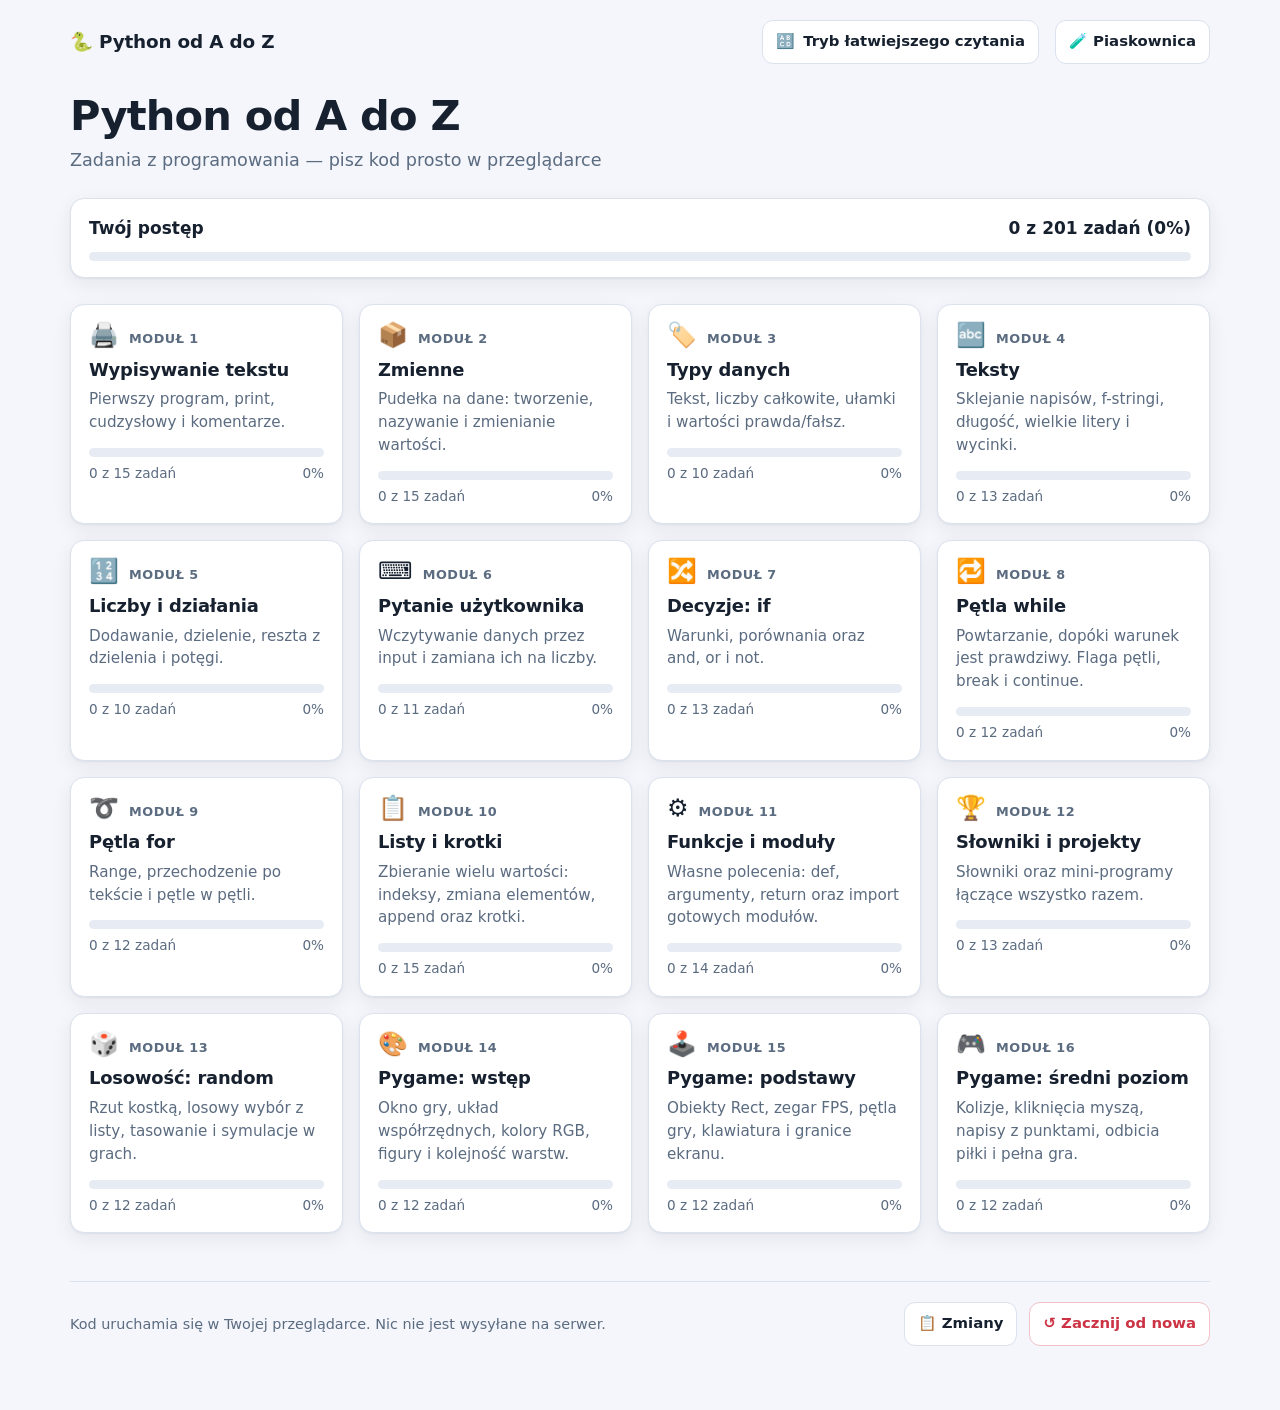
<file: index.html>
<!DOCTYPE html>
<html lang="pl">
<head>
<meta charset="utf-8">
<meta name="viewport" content="width=device-width, initial-scale=1">
<title>Python od A do Z — zadania z programowania</title>
<meta name="description" content="Zadania z Pythona dla początkujących. Piszesz kod w przeglądarce i od razu widzisz wynik.">
<link rel="stylesheet" href="css/style.css">
<link rel="icon" href="data:image/svg+xml,<svg xmlns='http://www.w3.org/2000/svg' viewBox='0 0 100 100'><text y='.9em' font-size='90'>🐍</text></svg>">
<script>try{var t=localStorage.getItem('python-az:tryb-czytania');if(t)document.documentElement.dataset.tryb=t;}catch(e){}</script>
</head>
<body>
<a class="pomin-nawigacje" href="#lista-modulow">Przejdź do listy modułów</a>
<div class="strona">

    <header class="gora">
        <a class="marka" href="index.html">🐍 Python od A do Z</a>
        <span class="rozpychacz"></span>
        <button class="przycisk maly tryb-czytania" id="tryb-czytania" aria-pressed="false">
            <span aria-hidden="true">🔠</span> Tryb łatwiejszego czytania
        </button>
        <a class="przycisk maly" href="piaskownica.html">🧪 Piaskownica</a>
    </header>

    <h1 id="tytul">Python od A do Z</h1>
    <p class="podtytul" id="podtytul">Zadania z programowania — pisz kod prosto w przeglądarce.</p>

    <p class="tryb-info" id="tryb-czytania-info" role="status" hidden></p>

    <div class="postep-globalny" id="postep-globalny" hidden>
        <div class="naglowek">
            <span>Twój postęp</span>
            <span id="postep-liczby"></span>
        </div>
        <div class="pasek" id="postep-pasek"><i></i></div>
    </div>

    <main id="lista-modulow">
        <p class="ladowanie">Wczytuję moduły…</p>
    </main>

    <footer class="stopka">
        <span>Kod uruchamia się w Twojej przeglądarce. Nic nie jest wysyłane na serwer.</span>
        <span class="rozpychacz"></span>
        <a class="przycisk maly" href="zmiany.html">📋 Zmiany</a>
        <button class="przycisk maly ostrzegawczy" id="wyczysc-postep">↺ Zacznij od nowa</button>
    </footer>

</div>
<script type="module" src="js/app.js"></script>
</body>
</html>
</file>
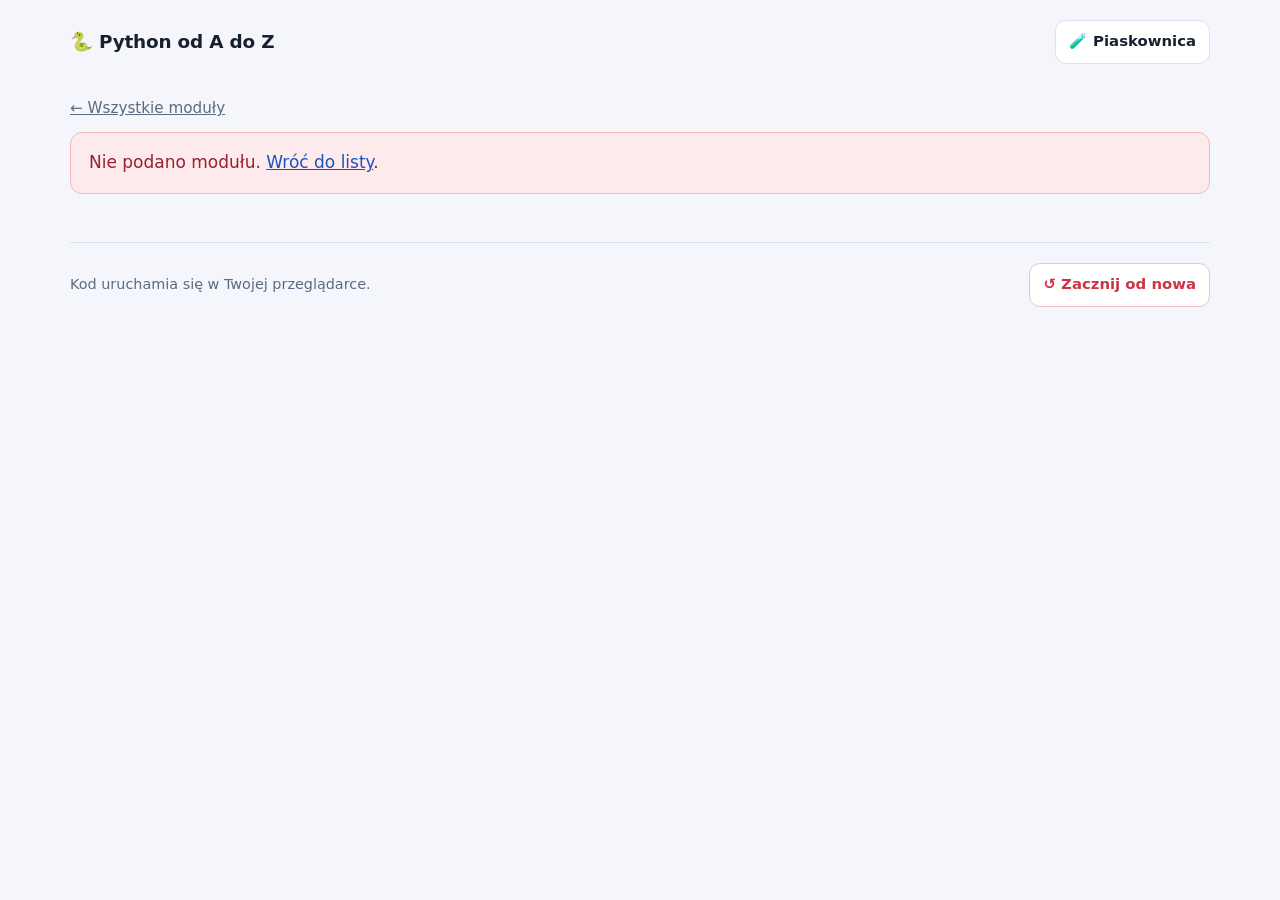
<file: modul.html>
<!DOCTYPE html>
<html lang="pl">
<head>
<meta charset="utf-8">
<meta name="viewport" content="width=device-width, initial-scale=1">
<title>Moduł — Python od A do Z</title>
<link rel="stylesheet" href="css/style.css">
<link rel="icon" href="data:image/svg+xml,<svg xmlns='http://www.w3.org/2000/svg' viewBox='0 0 100 100'><text y='.9em' font-size='90'>🐍</text></svg>">
<script>try{var t=localStorage.getItem('python-az:tryb-czytania');if(t)document.documentElement.dataset.tryb=t;}catch(e){}</script>
</head>
<body>
<a class="pomin-nawigacje" href="#widok-modulu">Przejdź do listy zadań</a>
<div class="strona">

    <header class="gora">
        <a class="marka" href="index.html">🐍 Python od A do Z</a>
        <span class="rozpychacz"></span>
        <a class="przycisk maly" href="piaskownica.html">🧪 Piaskownica</a>
    </header>

    <nav class="okruszki"><a href="index.html">← Wszystkie moduły</a></nav>

    <main id="widok-modulu">
        <p class="ladowanie">Wczytuję zadania…</p>
    </main>

    <footer class="stopka">
        <span>Kod uruchamia się w Twojej przeglądarce.</span>
        <span class="rozpychacz"></span>
        <button class="przycisk maly ostrzegawczy" id="wyczysc-postep">↺ Zacznij od nowa</button>
    </footer>

</div>
<script type="module" src="js/modul.js"></script>
</body>
</html>
</file>
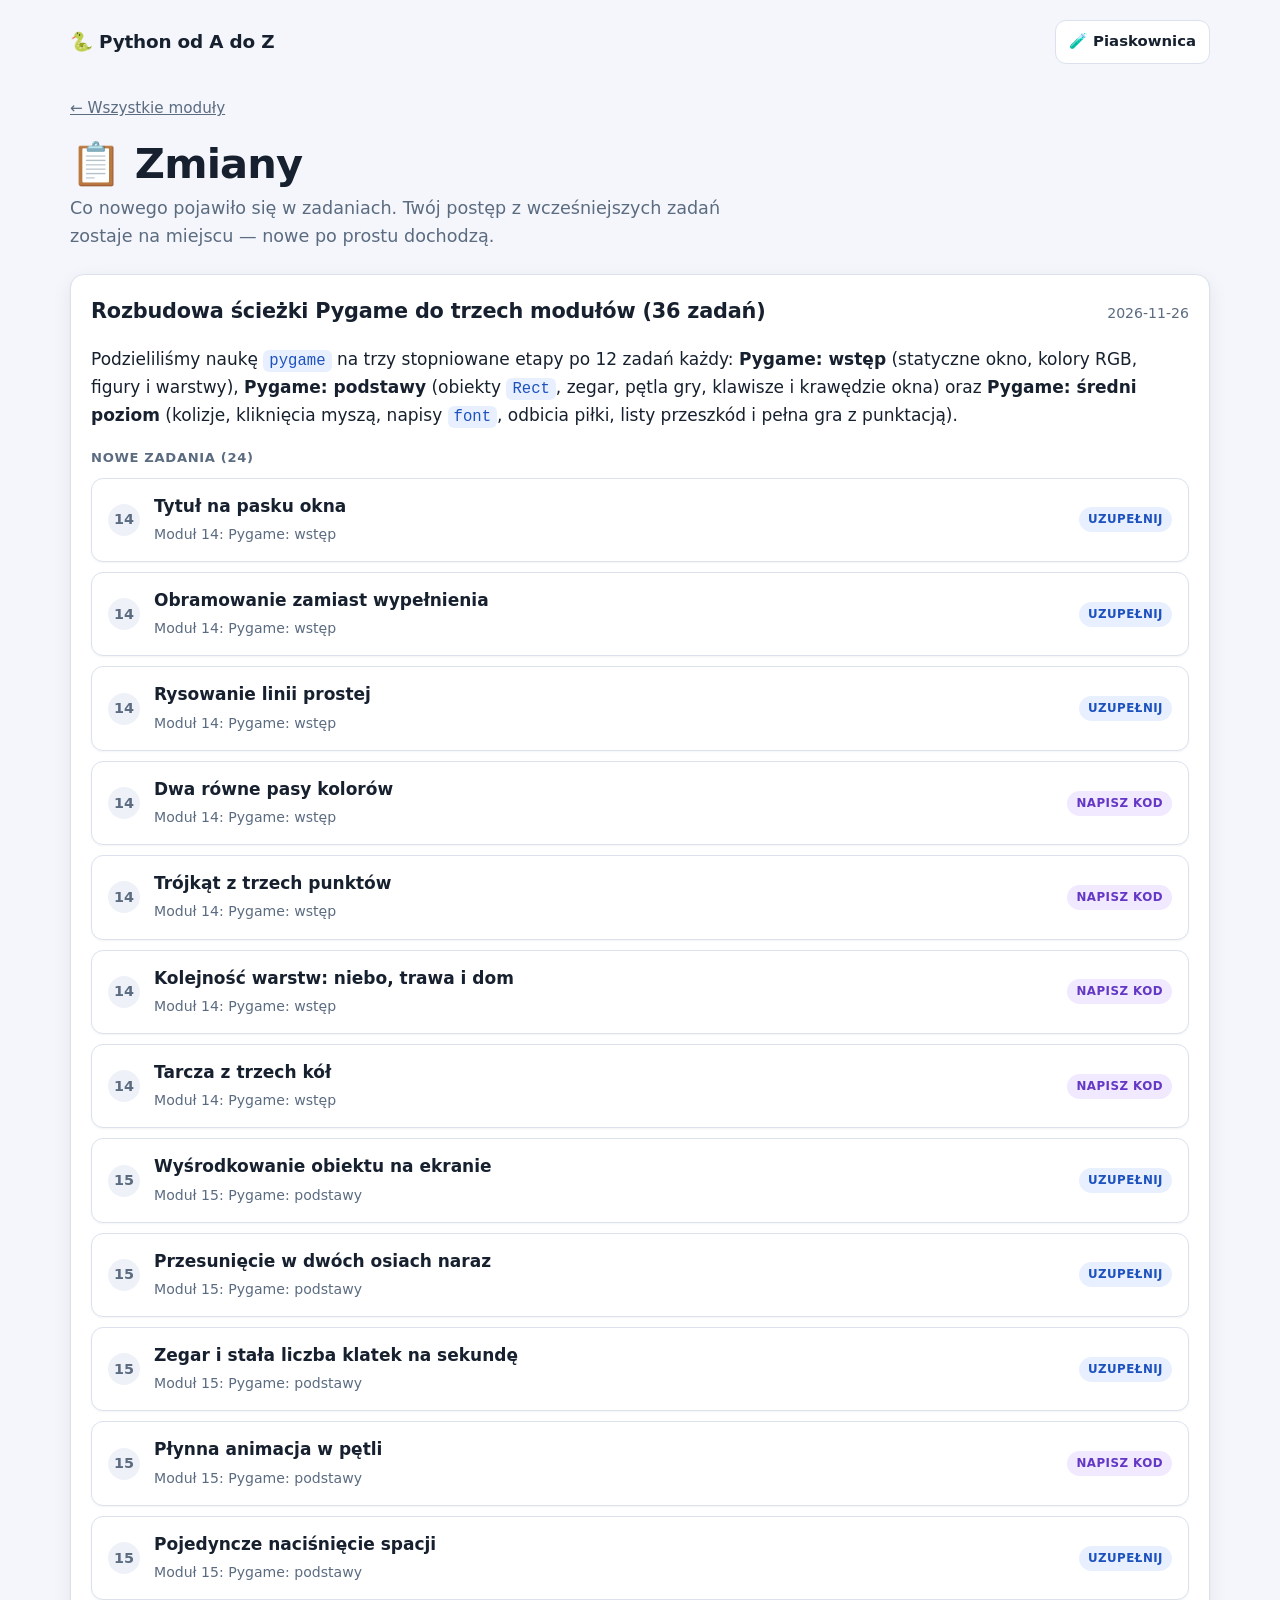
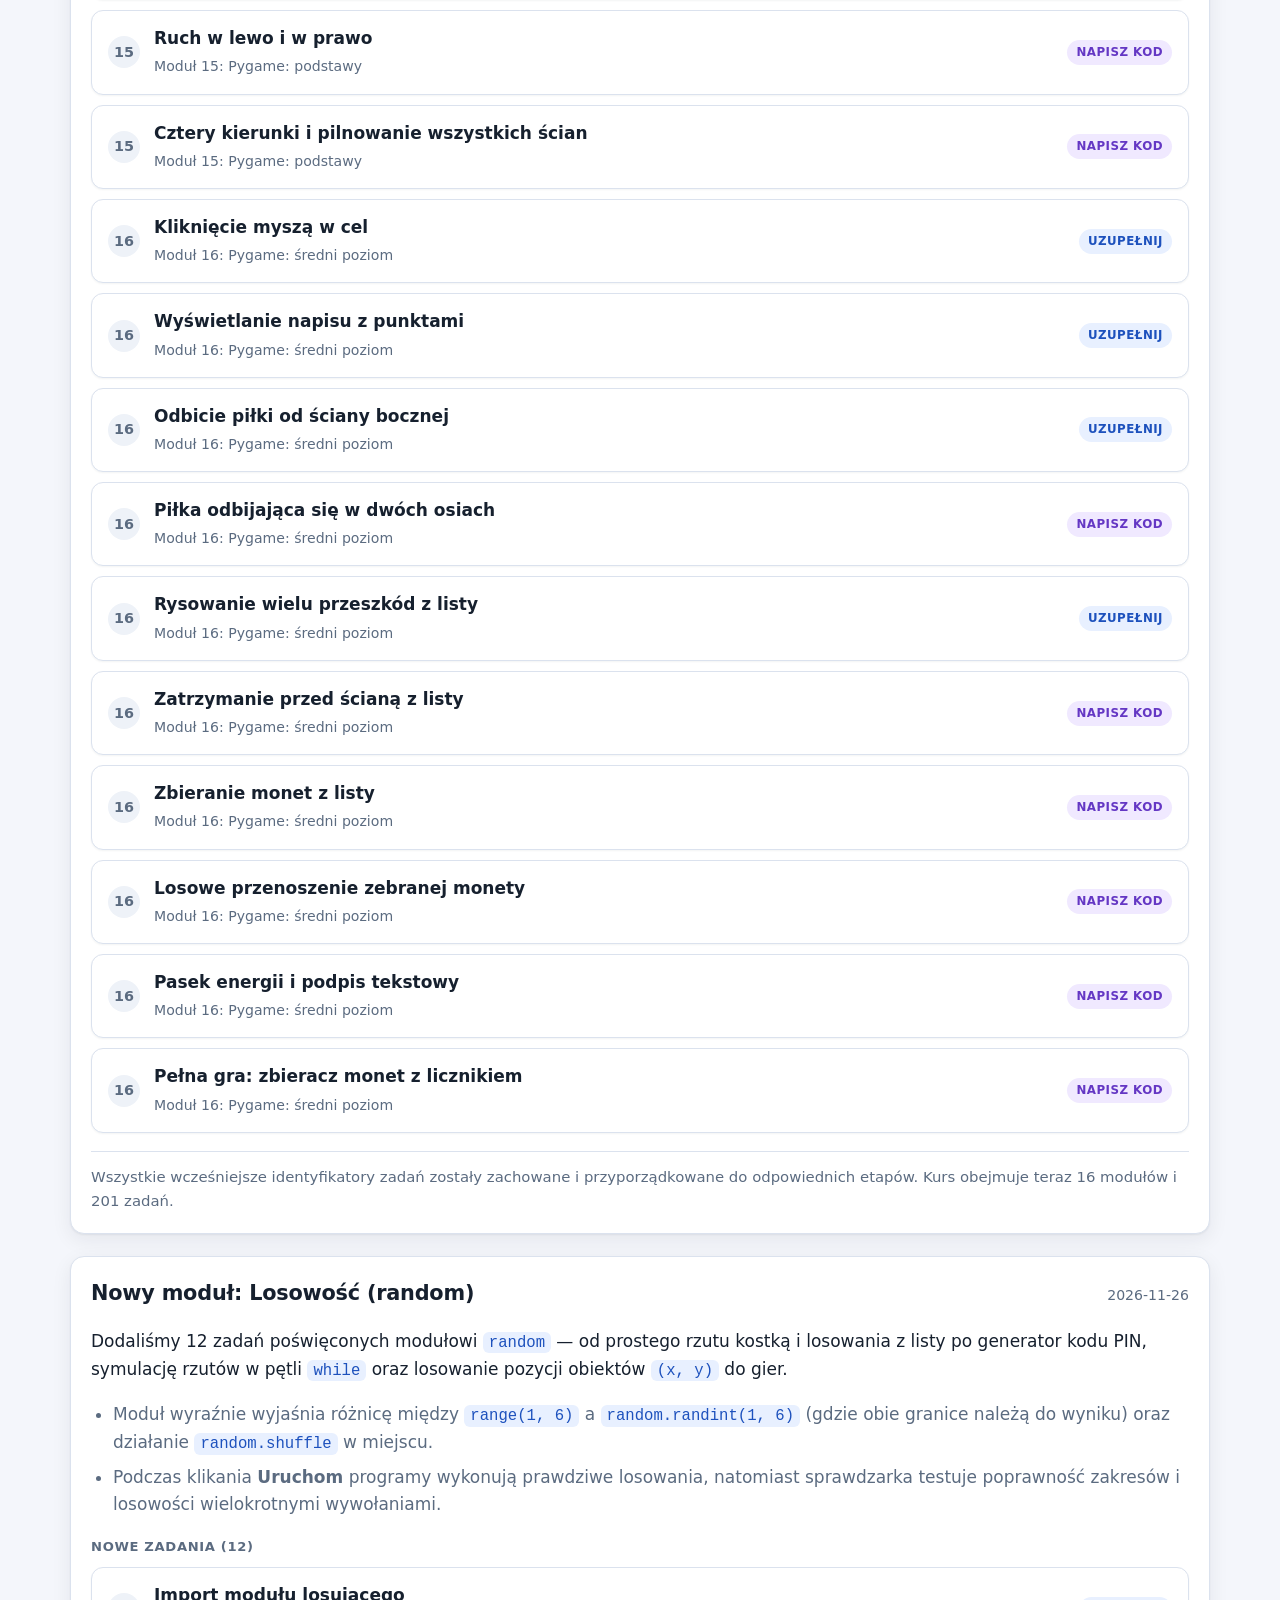
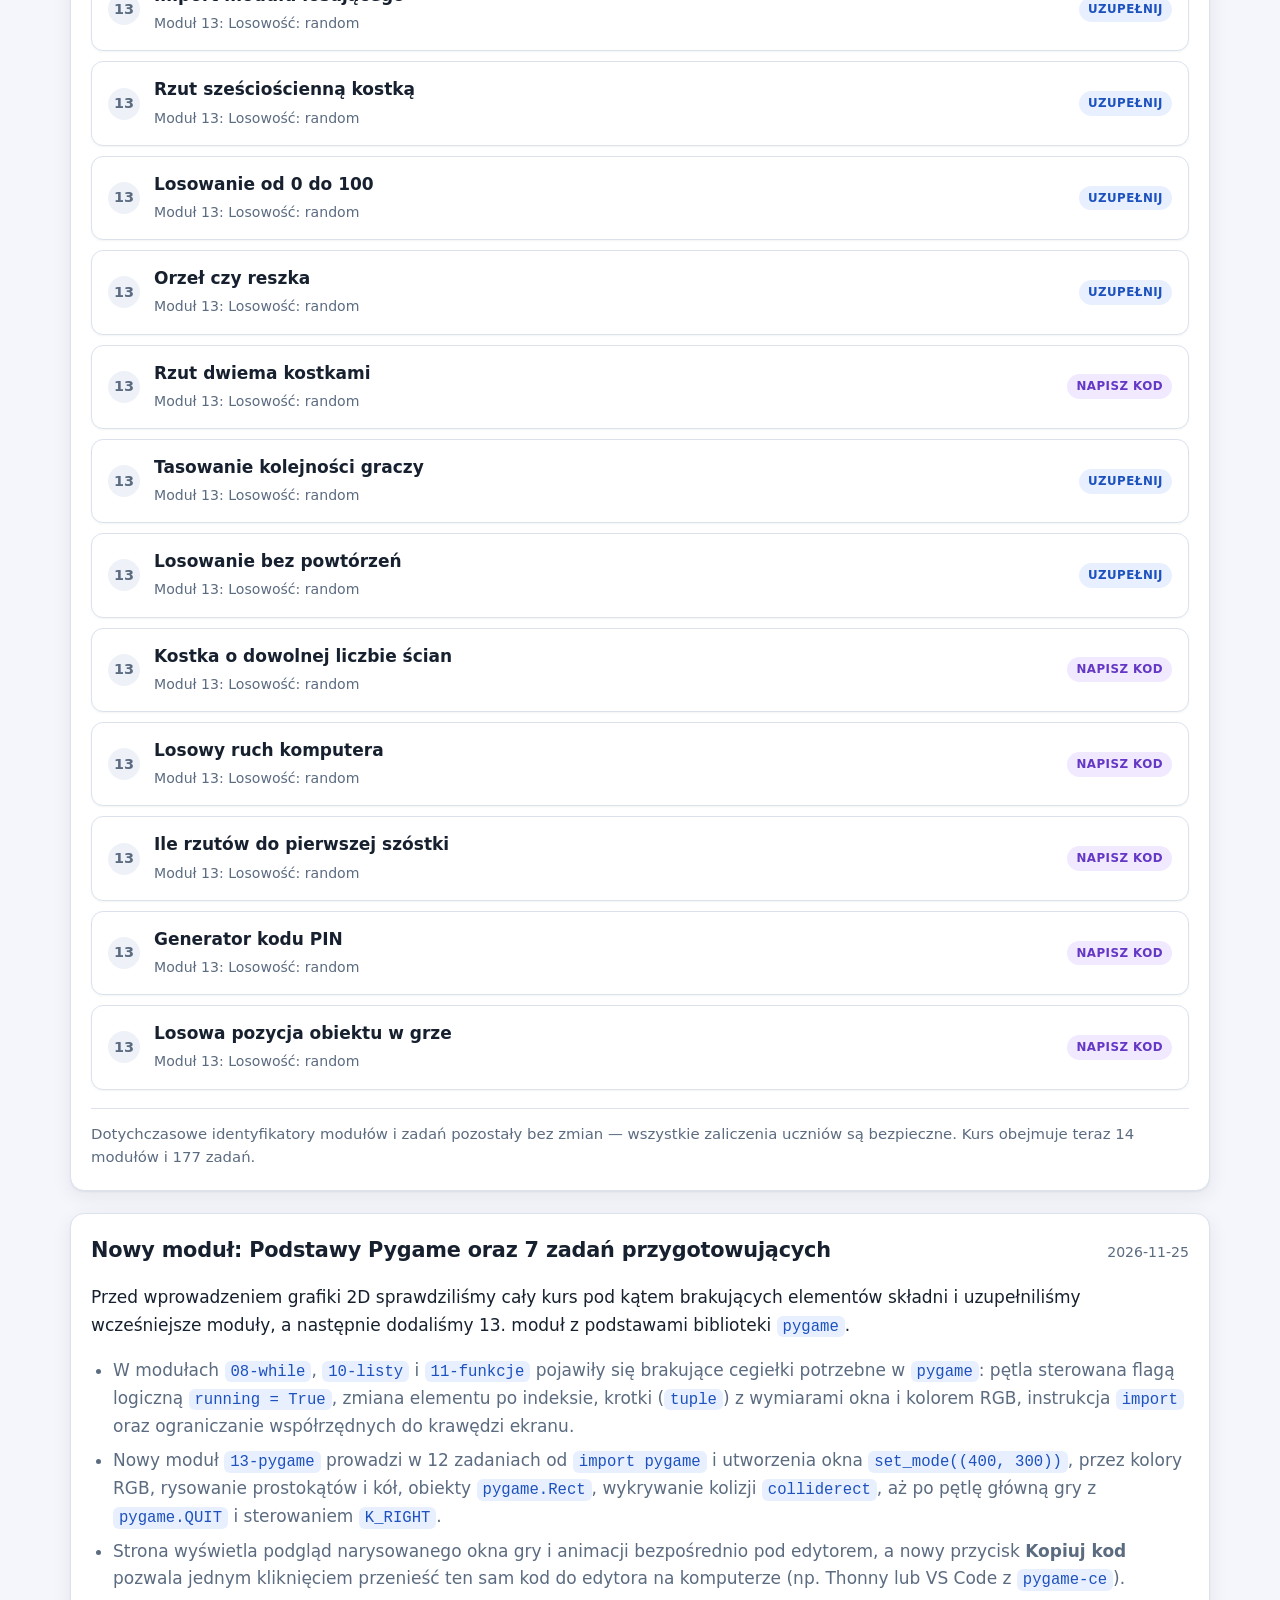
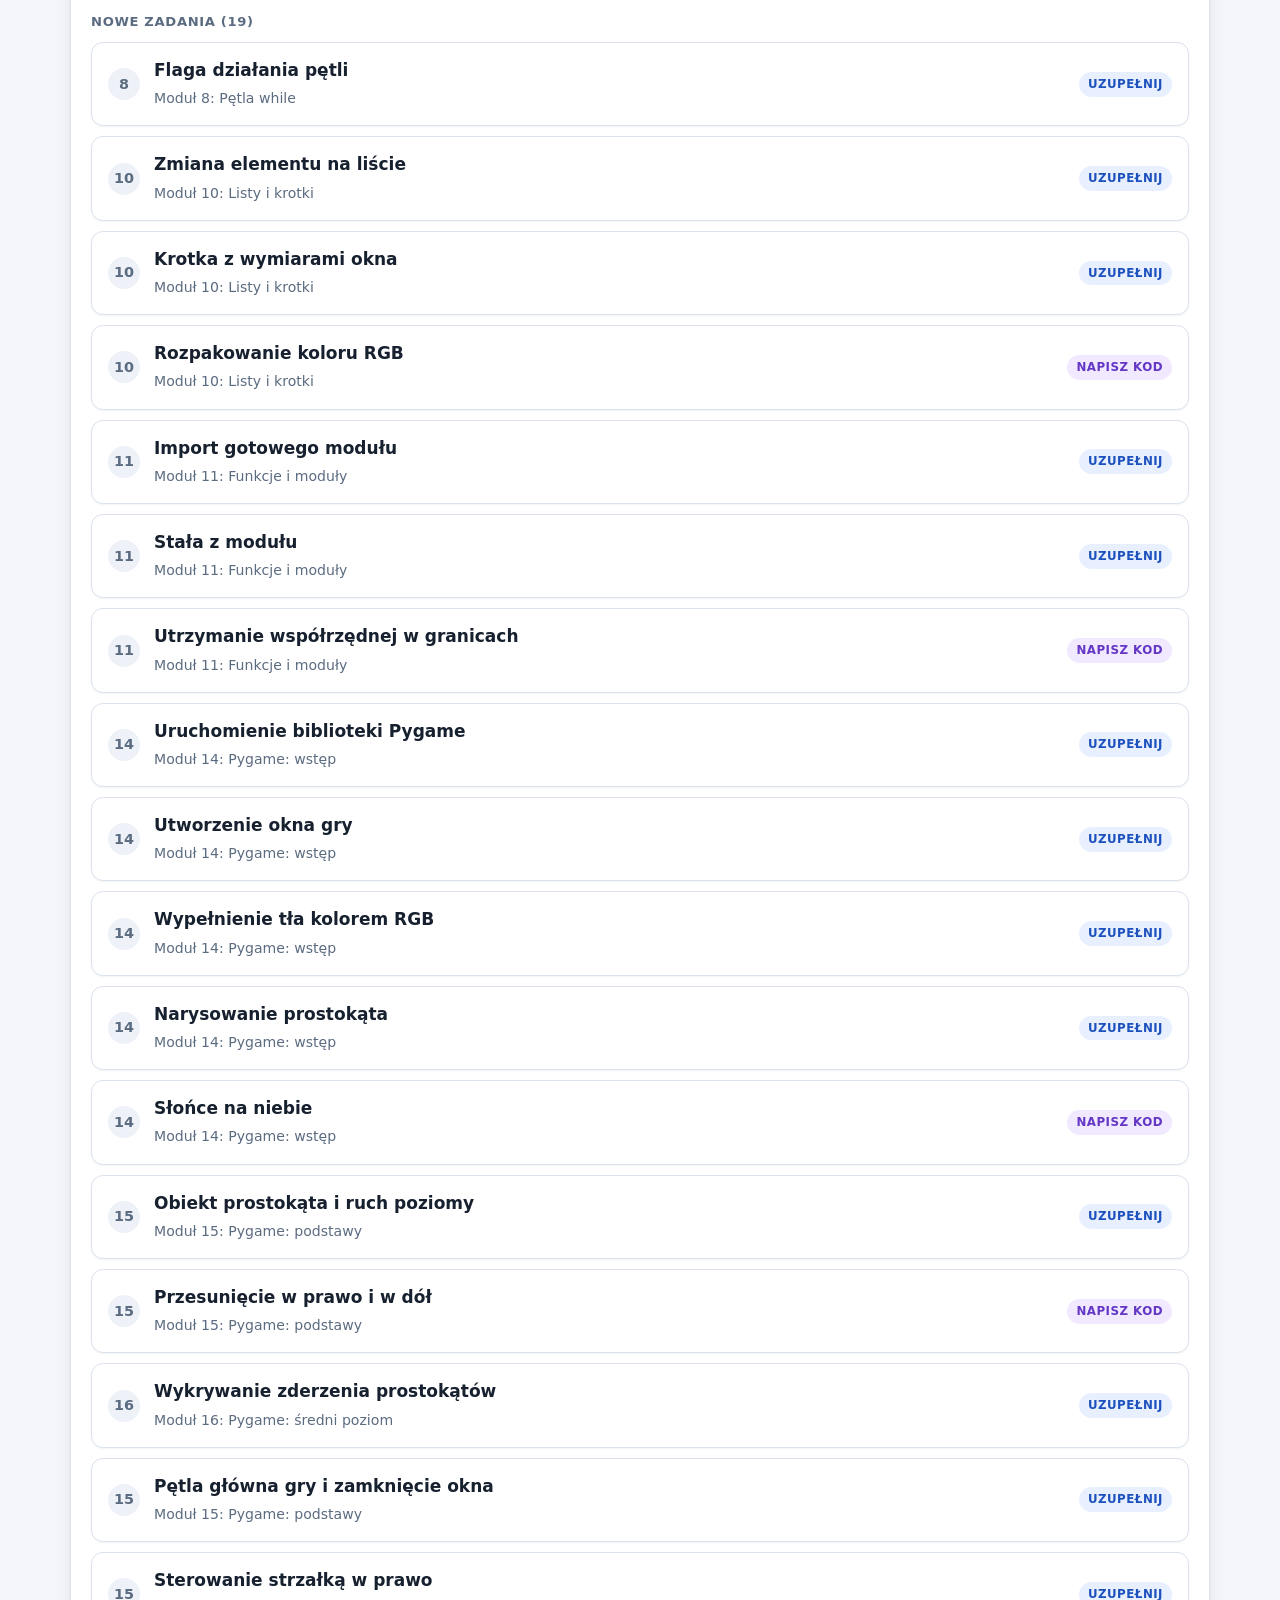
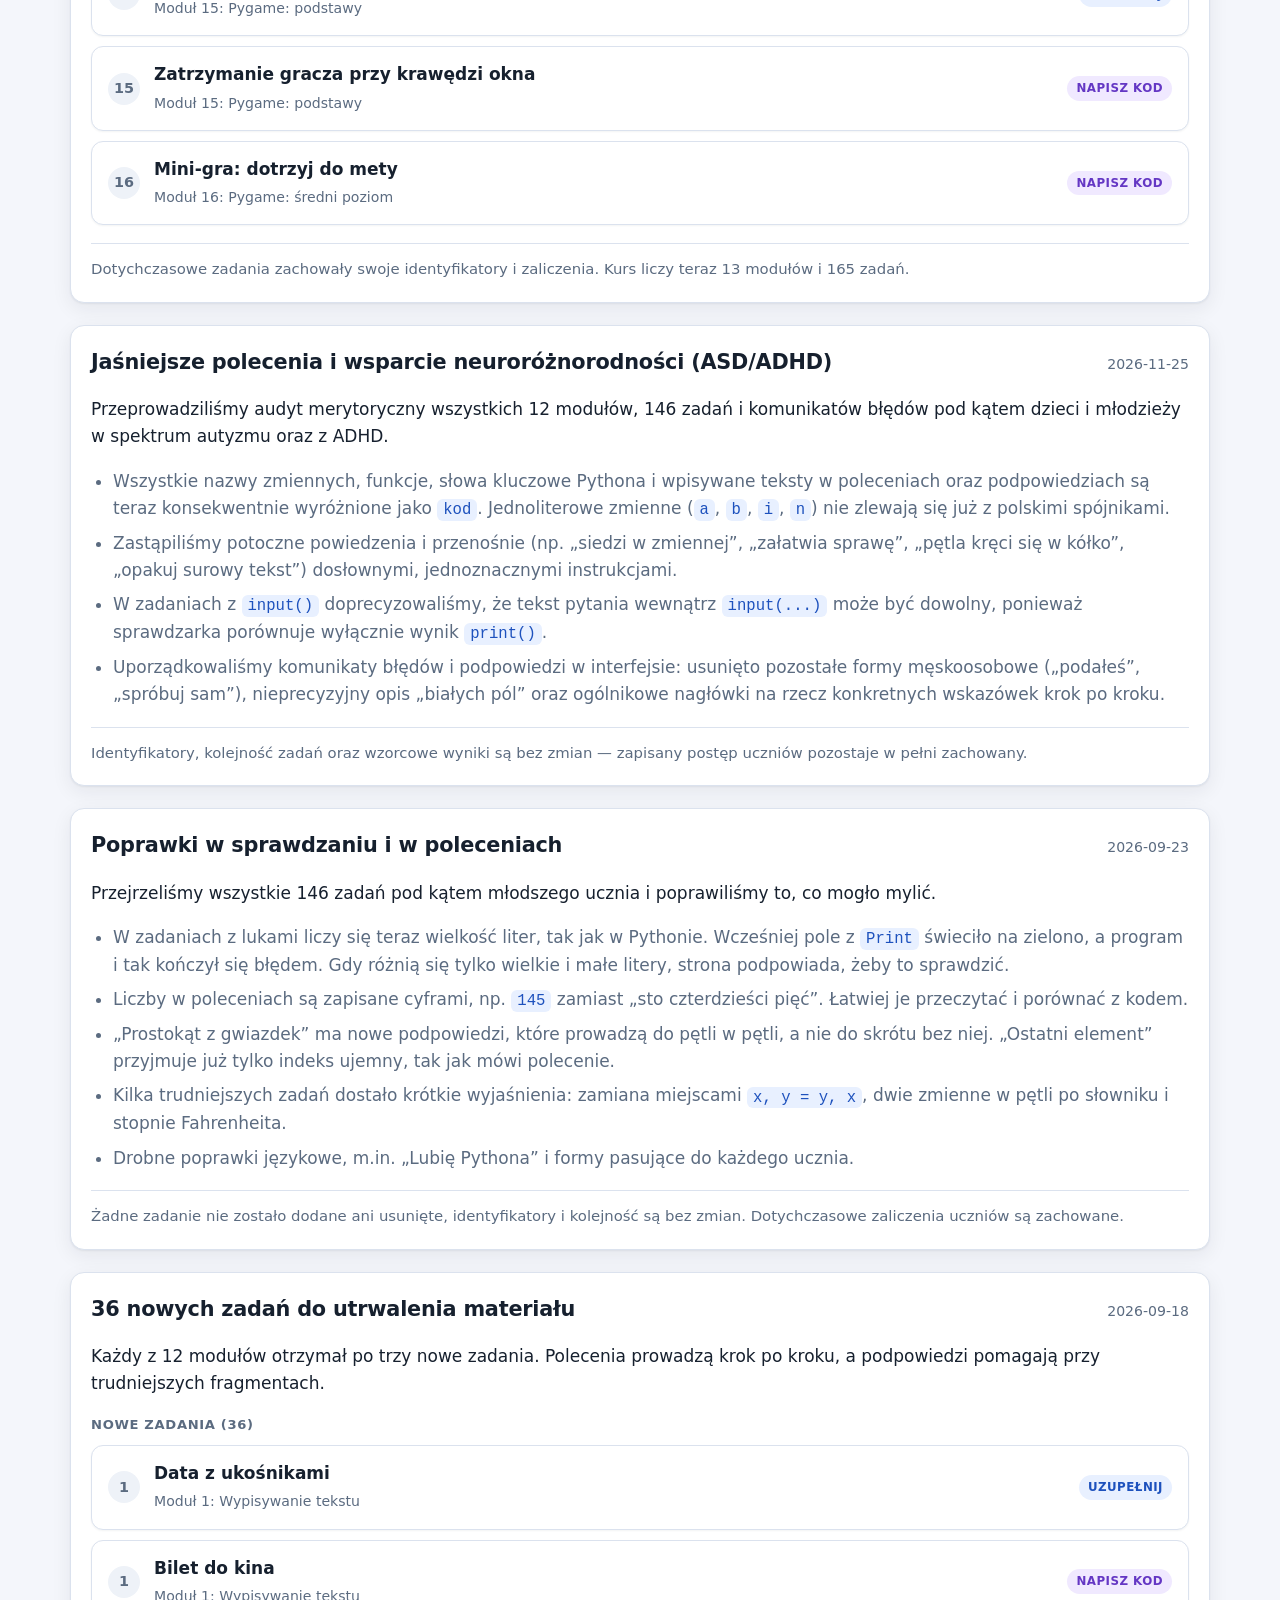
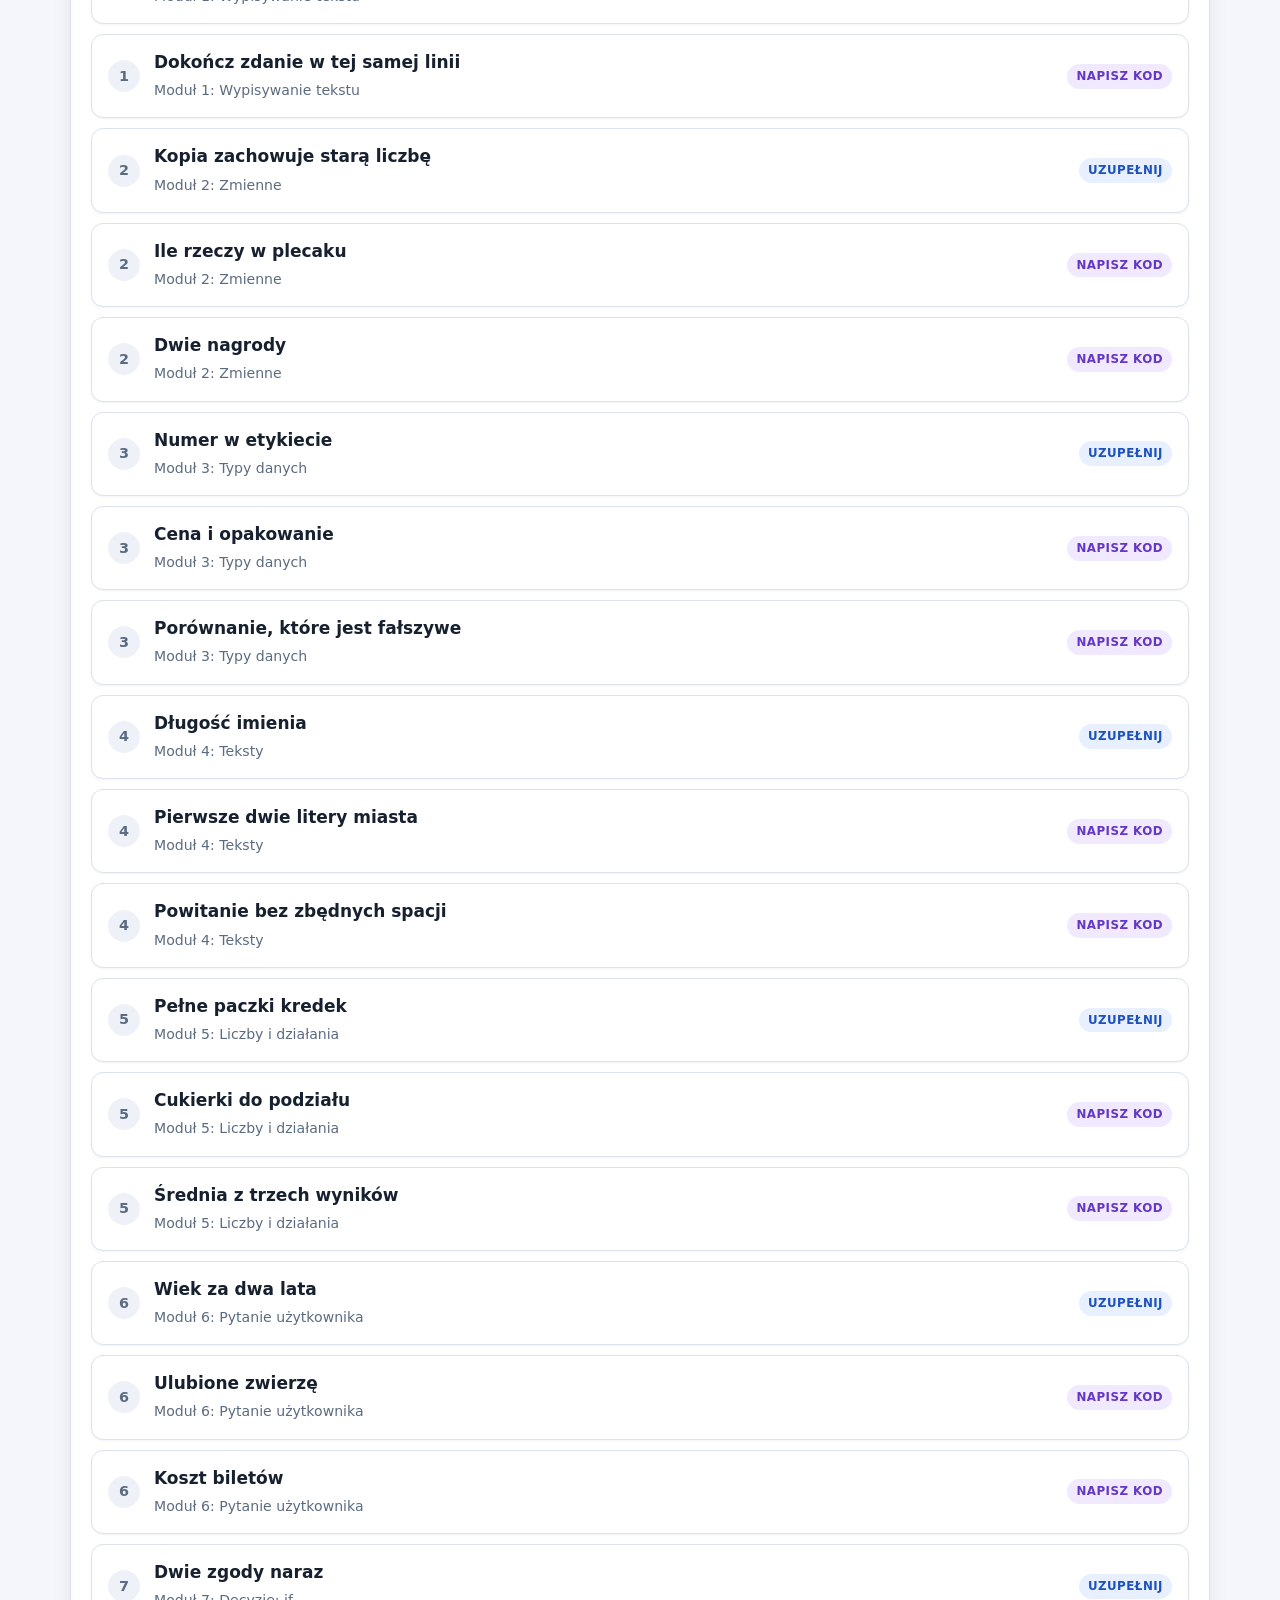
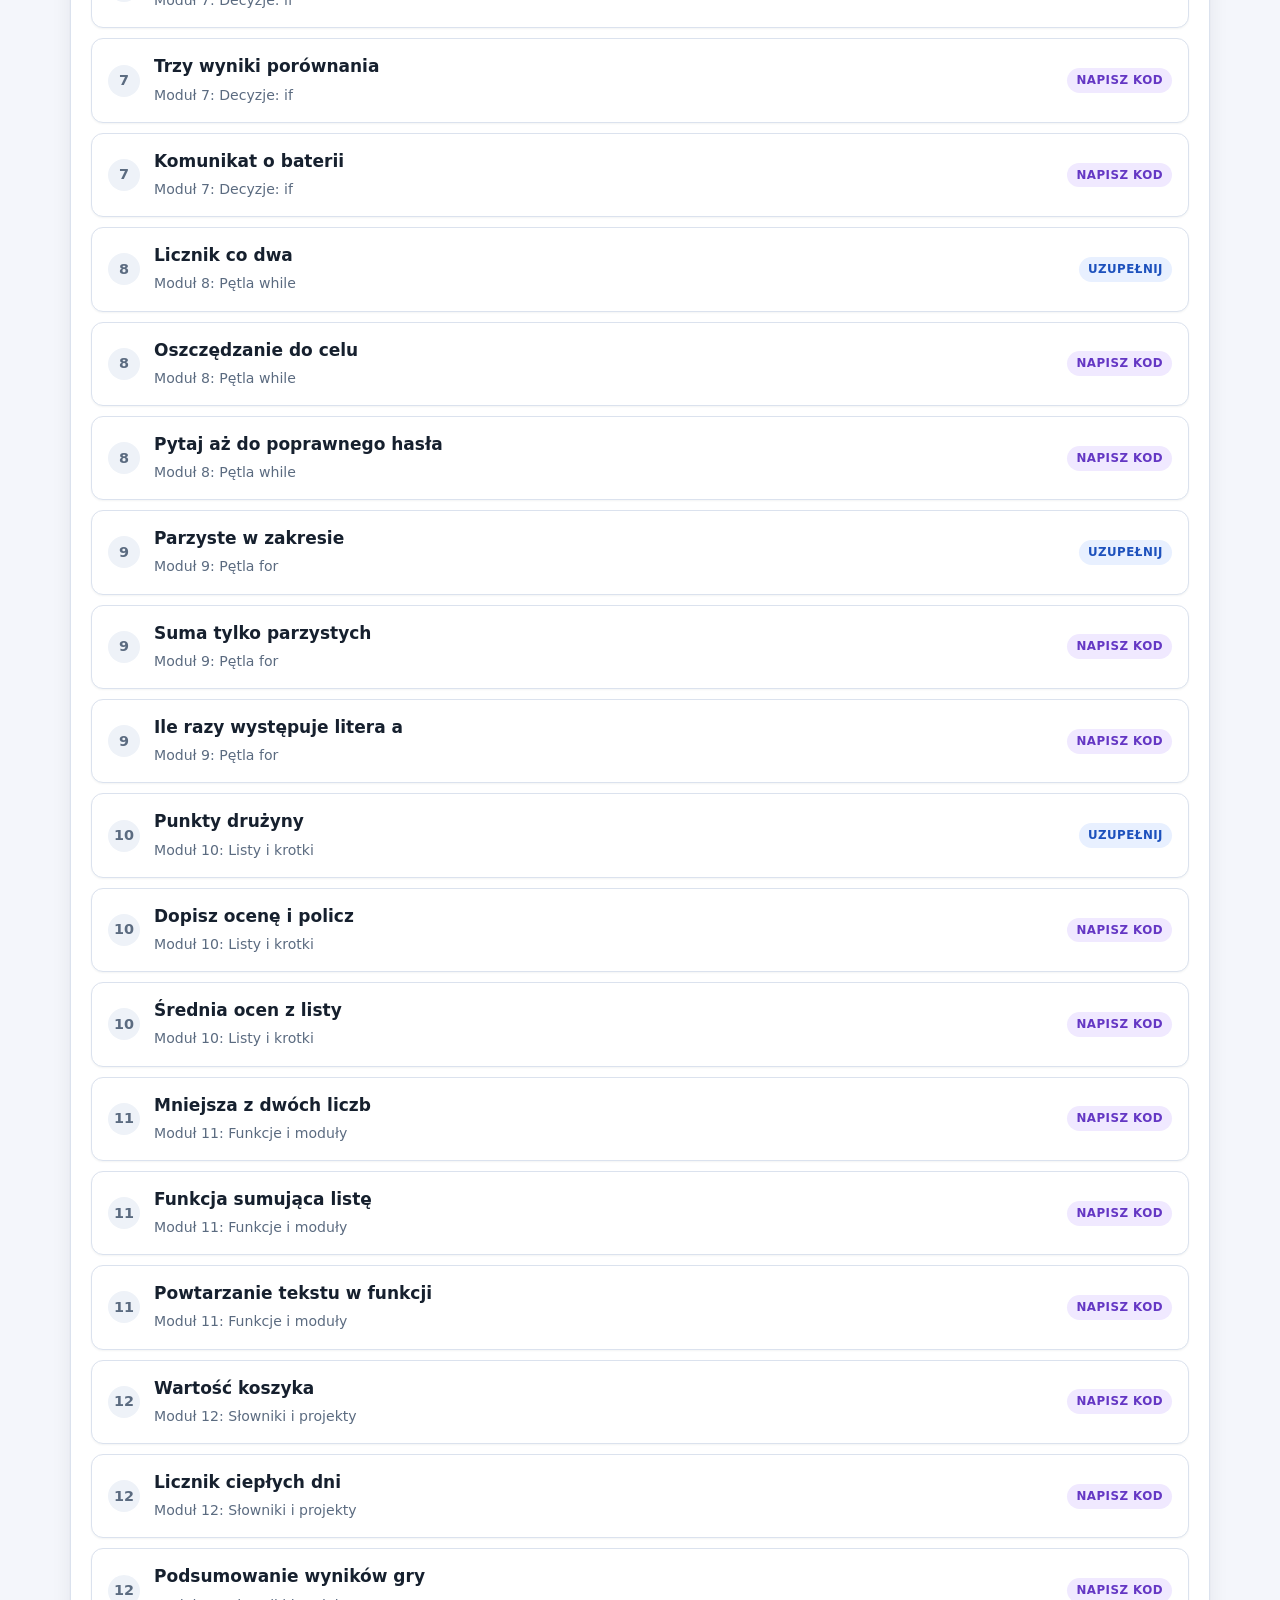
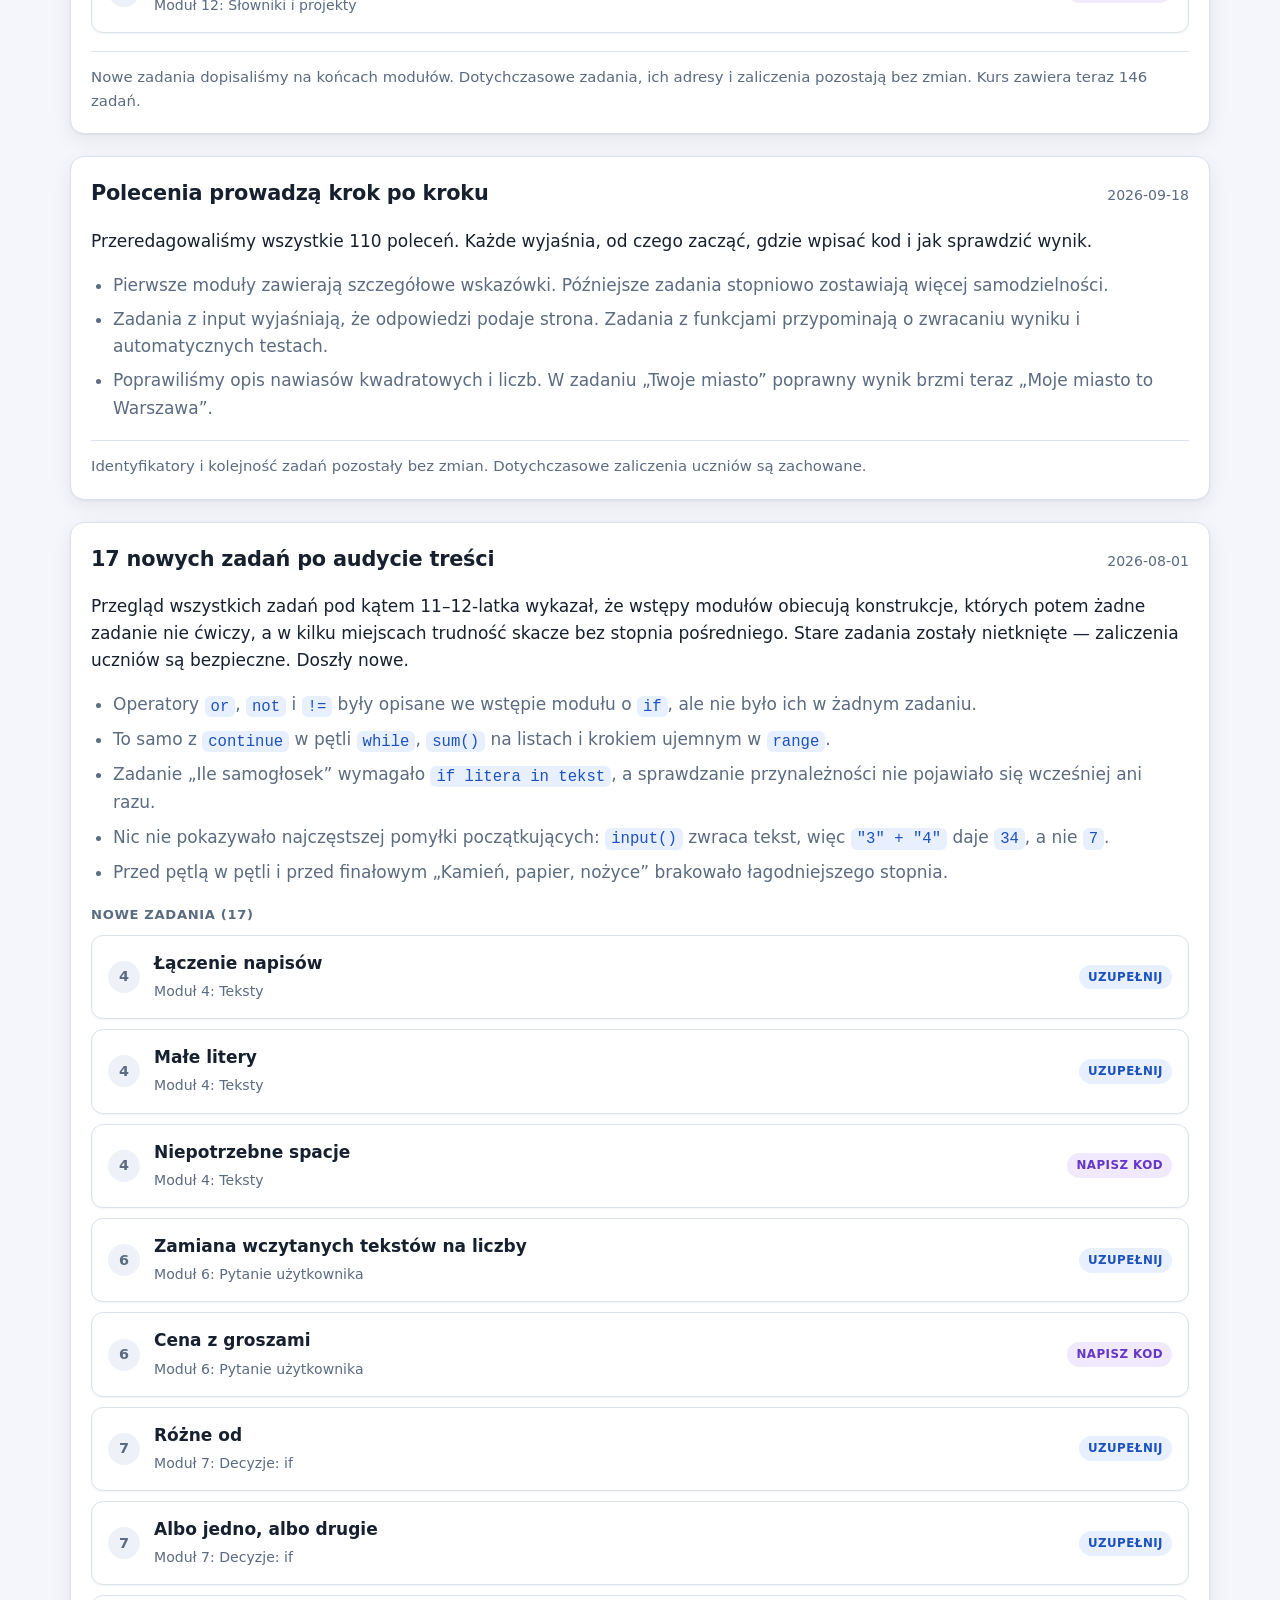
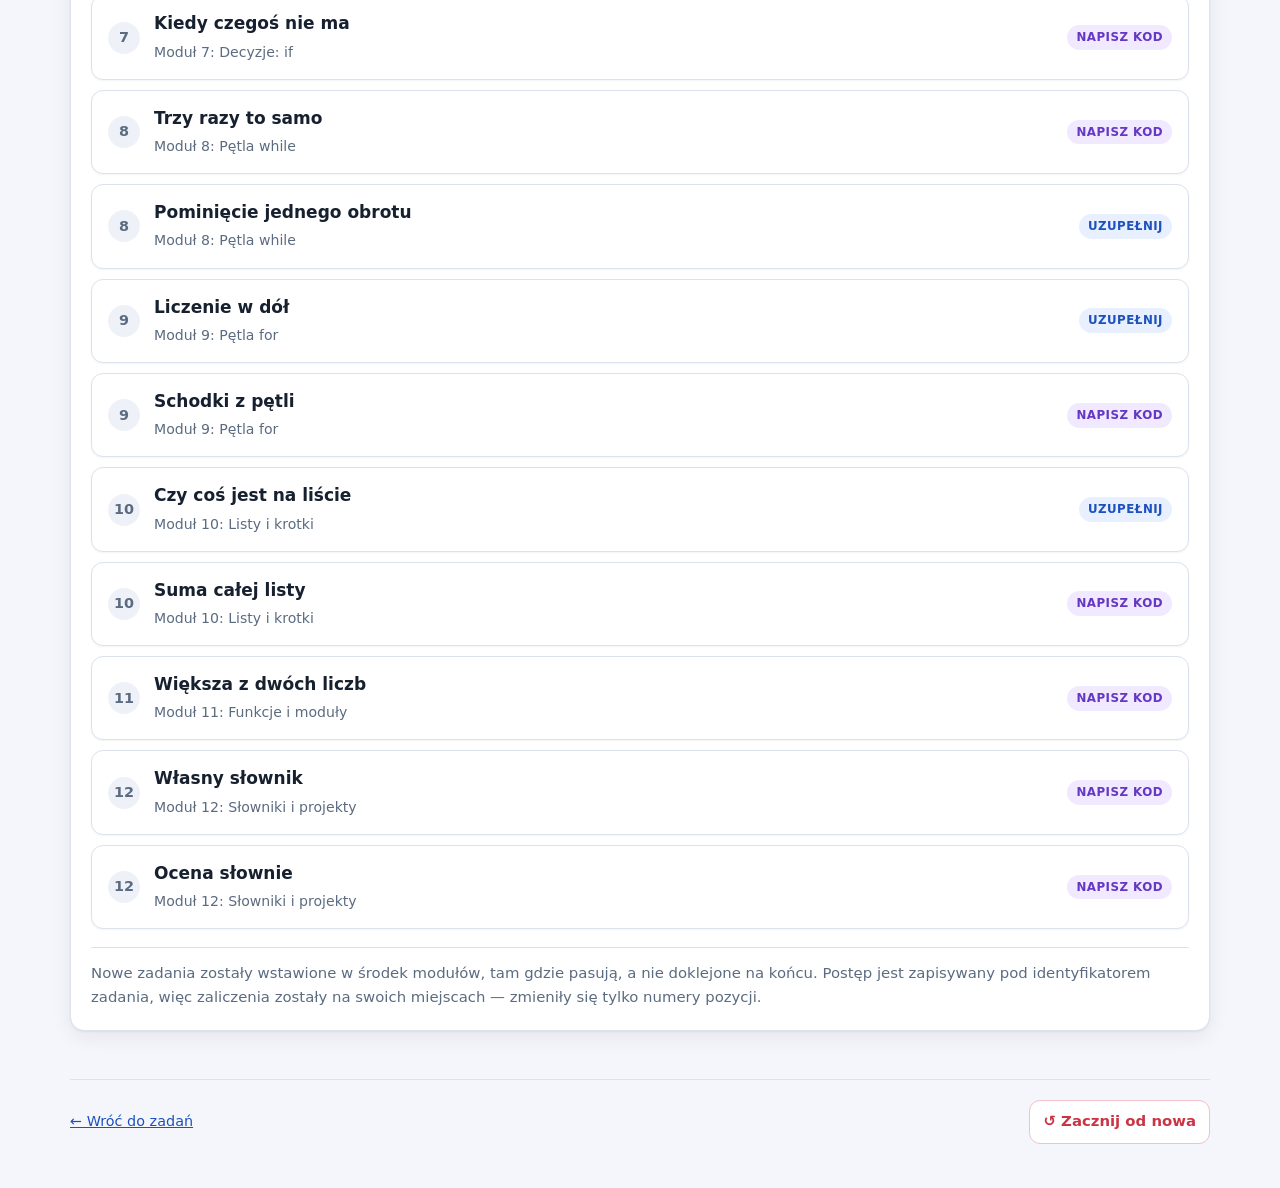
<file: zmiany.html>
<!DOCTYPE html>
<html lang="pl">
<head>
<meta charset="utf-8">
<meta name="viewport" content="width=device-width, initial-scale=1">
<title>Zmiany — Python od A do Z</title>
<meta name="description" content="Co nowego pojawiło się w zadaniach z Pythona.">
<link rel="stylesheet" href="css/style.css">
<link rel="icon" href="data:image/svg+xml,<svg xmlns='http://www.w3.org/2000/svg' viewBox='0 0 100 100'><text y='.9em' font-size='90'>🐍</text></svg>">
<script>try{var t=localStorage.getItem('python-az:tryb-czytania');if(t)document.documentElement.dataset.tryb=t;}catch(e){}</script>
</head>
<body>
<a class="pomin-nawigacje" href="#lista-zmian">Przejdź do listy zmian</a>
<div class="strona">

    <header class="gora">
        <a class="marka" href="index.html">🐍 Python od A do Z</a>
        <span class="rozpychacz"></span>
        <a class="przycisk maly" href="piaskownica.html">🧪 Piaskownica</a>
    </header>

    <nav class="okruszki"><a href="index.html">← Wszystkie moduły</a></nav>

    <h1>📋 Zmiany</h1>
    <p class="podtytul">Co nowego pojawiło się w zadaniach. Twój postęp z wcześniejszych zadań
        zostaje na miejscu — nowe po prostu dochodzą.</p>

    <main id="lista-zmian">
        <p class="ladowanie">Wczytuję listę zmian…</p>
    </main>

    <footer class="stopka">
        <a href="index.html">← Wróć do zadań</a>
        <span class="rozpychacz"></span>
        <button class="przycisk maly ostrzegawczy" id="wyczysc-postep">↺ Zacznij od nowa</button>
    </footer>

</div>
<script type="module" src="js/zmiany.js"></script>
</body>
</html>
</file>
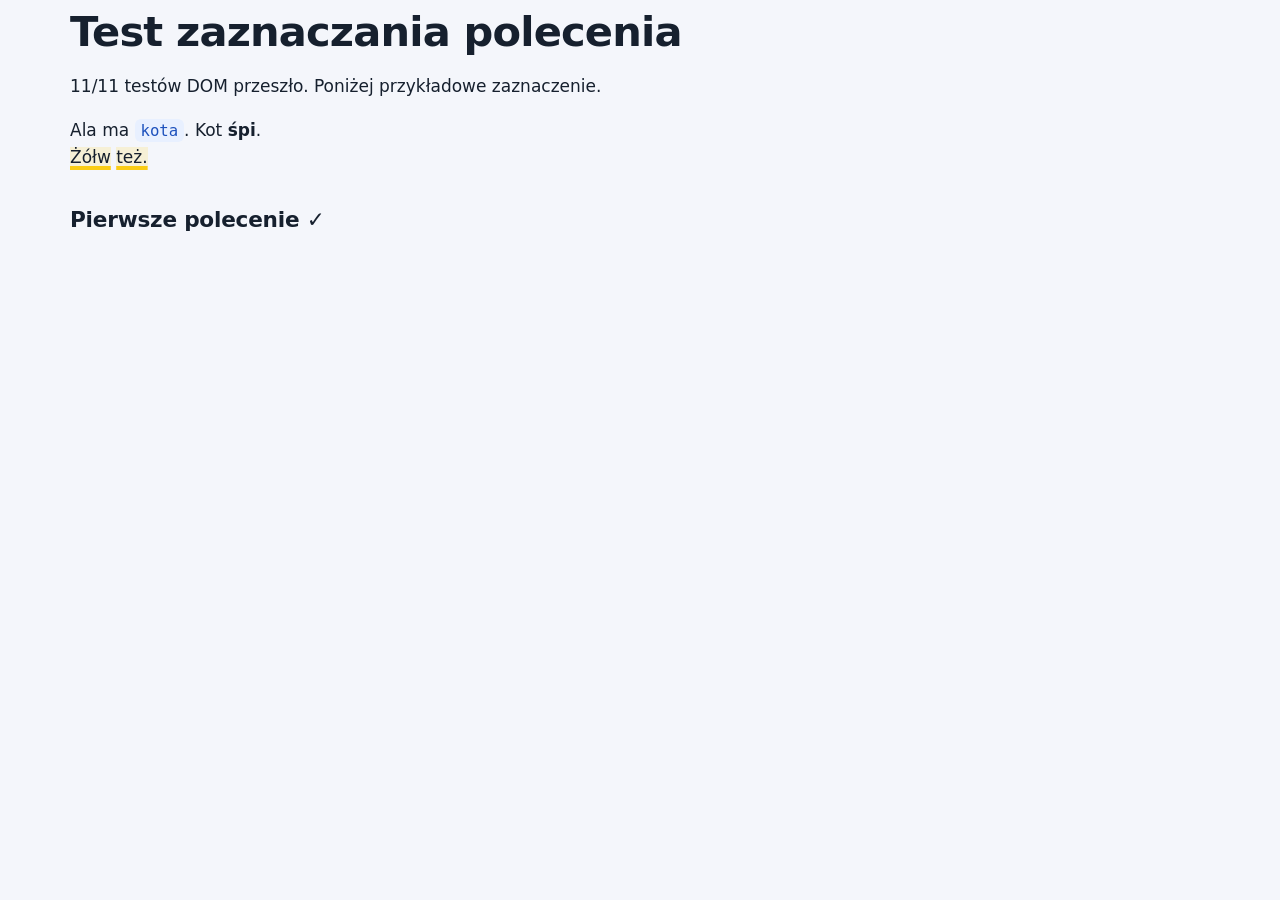
<file: tests/czytanie.html>
<!doctype html>
<html lang="pl">
<meta charset="utf-8">
<title>Test zaznaczania polecenia</title>
<link rel="stylesheet" href="../css/style.css">
<main class="strona">
    <h1>Test zaznaczania polecenia</h1>
    <p id="rezultat" role="status">Test w toku…</p>
    <p id="przyklad">Ala ma <code>kota</code>. Kot <strong>śpi</strong>.<br>Żółw też.</p>
    <h2 id="naglowek-test">Pierwsze polecenie<span aria-hidden="true"> ✓</span></h2>
</main>
<script type="module">
import { przygotujCzytanie } from '../js/czytanie.js';
const el = document.getElementById('przyklad');
const naglowek = document.getElementById('naglowek-test');
const wynik = document.getElementById('rezultat');
const tekst = el.textContent;
function sprawdz(warunek, opis) { if (!warunek) throw new Error(opis); }
try {
    let czesci = przygotujCzytanie([el]);
    sprawdz(czesci.length === 3, 'Podział na trzy zdania');
    sprawdz(el.textContent === tekst, 'Niezmieniona treść');
    sprawdz(el.querySelector('code').textContent === 'kota', 'Zachowany kod');
    sprawdz(el.querySelector('strong').textContent === 'śpi', 'Zachowane pogrubienie');
    czesci[0].zaznacz(7, 4);
    sprawdz(el.querySelector('.czytane-teraz').textContent === 'kota', 'Pozycja słowa w kodzie');
    czesci[0].zaznacz(0, 0);
    sprawdz(!el.querySelector('.czytane-teraz'), 'Usunięcie zaznaczenia');
    czesci[1].zaznacz(0, czesci[1].tekst.length);
    sprawdz([...el.querySelectorAll('.czytane-teraz')].map(x => x.textContent).join('') === 'Kotśpi.', 'Drugie zdanie');
    czesci = przygotujCzytanie([el]);
    sprawdz(!el.querySelector('.slowo-lektora .slowo-lektora'), 'Brak zagnieżdżeń po ponownym starcie');
    sprawdz(el.textContent === tekst, 'Niezmieniona treść po ponownym starcie');
    czesci[2].zaznacz(0, czesci[2].tekst.length);
    sprawdz([...el.querySelectorAll('.czytane-teraz')].map(x => x.textContent).join('') === 'Żółwteż.', 'Zdanie po łamaniu wiersza');
    const czesciNaglowka = przygotujCzytanie([naglowek]);
    sprawdz(czesciNaglowka.length === 1 && czesciNaglowka[0].tekst === 'Pierwsze polecenie', 'Pominięcie elementu aria-hidden');
    wynik.textContent = '11/11 testów DOM przeszło. Poniżej przykładowe zaznaczenie.';
} catch (e) {
    wynik.textContent = 'BŁĄD: ' + e.message;
    throw e;
}
</script>
</html>
</file>
<file: css/style.css>
/* ==========================================================================
   Python od A do Z — arkusz stylów
   Jeden plik dla całej strony. Duża czcionka, wysoki kontrast, responsywny.
   ========================================================================== */

:root {
    --tlo: #f4f6fb;
    --tlo-karta: #ffffff;
    --tekst: #16202e;
    --tekst-slaby: #5b6b80;
    --ramka: #dbe2ee;

    --akcent: #2f6fed;
    --akcent-ciemny: #1d51bd;
    --akcent-tlo: #e8f0ff;

    --ok: #1a8b53;
    --ok-tlo: #e4f6ec;
    --blad: #cc3344;
    --blad-tlo: #fdeaec;
    --uwaga: #b06f00;
    --uwaga-tlo: #fff4dd;

    --konsola-tlo: #16202e;
    --konsola-tekst: #e6edf7;

    --mono: ui-monospace, "SF Mono", "Cascadia Mono", "Fira Code", Menlo, Consolas, monospace;
    --promien: 14px;
    --cien: 0 1px 2px rgba(22, 32, 46, .06), 0 6px 20px rgba(22, 32, 46, .07);
}

* { box-sizing: border-box; }

html { -webkit-text-size-adjust: 100%; }

body {
    margin: 0;
    background: var(--tlo);
    color: var(--tekst);
    font-family: system-ui, -apple-system, "Segoe UI", Roboto, "Helvetica Neue", sans-serif;
    font-size: 17px;
    line-height: 1.6;
}

a { color: var(--akcent-ciemny); }

code {
    font-family: var(--mono);
    font-size: .92em;
    background: var(--akcent-tlo);
    color: var(--akcent-ciemny);
    padding: .12em .38em;
    border-radius: 6px;
}

/* --- układ ---------------------------------------------------------------- */

.strona {
    max-width: 1180px;
    margin: 0 auto;
    padding: 0 20px 64px;
}

.gora {
    display: flex;
    align-items: center;
    gap: 16px;
    flex-wrap: wrap;
    padding: 20px 0;
    margin-bottom: 8px;
}

.gora .marka {
    font-weight: 800;
    font-size: 1.15rem;
    text-decoration: none;
    color: var(--tekst);
    letter-spacing: -.01em;
}

.gora .rozpychacz { flex: 1; }

.okruszki {
    font-size: .95rem;
    color: var(--tekst-slaby);
    padding: 4px 0 12px;
}

.okruszki a { color: var(--tekst-slaby); }

h1 {
    font-size: clamp(1.8rem, 4.5vw, 2.6rem);
    line-height: 1.15;
    letter-spacing: -.02em;
    margin: 8px 0 6px;
}

h2 {
    font-size: 1.35rem;
    letter-spacing: -.01em;
    margin: 32px 0 12px;
}

.podtytul {
    color: var(--tekst-slaby);
    font-size: 1.1rem;
    margin: 0 0 24px;
    max-width: 62ch;
}

/* --- przyciski ------------------------------------------------------------ */

.przycisk {
    display: inline-flex;
    align-items: center;
    justify-content: center;
    gap: 8px;
    font: inherit;
    font-weight: 650;
    padding: 11px 18px;
    min-height: 46px;
    border-radius: 11px;
    border: 1px solid var(--ramka);
    background: var(--tlo-karta);
    color: var(--tekst);
    cursor: pointer;
    text-decoration: none;
    transition: background .12s, border-color .12s, transform .06s;
}

.przycisk:hover:not(:disabled) { border-color: #b9c5d8; background: #fbfcfe; }
.przycisk:active:not(:disabled) { transform: translateY(1px); }

.przycisk:disabled { opacity: .45; cursor: not-allowed; }

.przycisk.glowny {
    background: var(--akcent);
    border-color: var(--akcent);
    color: #fff;
}
.przycisk.glowny:hover:not(:disabled) { background: var(--akcent-ciemny); border-color: var(--akcent-ciemny); }

.przycisk.zielony {
    background: var(--ok);
    border-color: var(--ok);
    color: #fff;
}
.przycisk.zielony:hover:not(:disabled) { background: #146f42; border-color: #146f42; }

/* Mniejsza czcionka i ciaśniejszy padding, ale wysokość zostaje wygodna
   do trafienia palcem na tablecie. */
.przycisk.maly {
    padding: 7px 13px;
    min-height: 44px;
    font-size: .93rem;
    font-weight: 600;
}

.przycisk:focus-visible,
input:focus-visible,
.CodeMirror-focused { outline: 3px solid #9dbcff; outline-offset: 2px; }

/* --- strona główna: kafelki modułów --------------------------------------- */

.moduly {
    display: grid;
    grid-template-columns: repeat(auto-fill, minmax(270px, 1fr));
    gap: 16px;
}

.kafelek {
    display: block;
    background: var(--tlo-karta);
    border: 1px solid var(--ramka);
    border-radius: var(--promien);
    padding: 18px 18px 16px;
    text-decoration: none;
    color: inherit;
    box-shadow: var(--cien);
    transition: transform .12s, box-shadow .12s, border-color .12s;
}

.kafelek:hover {
    transform: translateY(-2px);
    border-color: #c3d2ea;
    box-shadow: 0 2px 4px rgba(22, 32, 46, .07), 0 12px 28px rgba(22, 32, 46, .1);
}

.kafelek .naglowek {
    display: flex;
    align-items: baseline;
    gap: 10px;
    margin-bottom: 6px;
}

.kafelek .ikona { font-size: 1.5rem; line-height: 1; }

.kafelek .numer {
    font-size: .8rem;
    font-weight: 700;
    color: var(--tekst-slaby);
    letter-spacing: .04em;
}

.kafelek h3 {
    margin: 0 0 4px;
    font-size: 1.12rem;
    letter-spacing: -.01em;
}

.kafelek p {
    margin: 0 0 14px;
    color: var(--tekst-slaby);
    font-size: .95rem;
    line-height: 1.5;
}

.kafelek.ukonczony { border-color: #a8dcc0; }
.kafelek.ukonczony .naglowek::after {
    content: "✓";
    margin-left: auto;
    color: var(--ok);
    font-weight: 800;
}

/* --- pasek postępu -------------------------------------------------------- */

.pasek {
    height: 9px;
    background: #e6ebf4;
    border-radius: 99px;
    overflow: hidden;
}

.pasek > i {
    display: block;
    height: 100%;
    width: 0;
    background: var(--akcent);
    border-radius: 99px;
    transition: width .35s ease;
}

.pasek.pelny > i { background: var(--ok); }

.postep-opis {
    display: flex;
    justify-content: space-between;
    font-size: .85rem;
    color: var(--tekst-slaby);
    margin-top: 6px;
}

.postep-globalny {
    background: var(--tlo-karta);
    border: 1px solid var(--ramka);
    border-radius: var(--promien);
    padding: 16px 18px;
    margin-bottom: 26px;
    box-shadow: var(--cien);
}

.postep-globalny .naglowek {
    display: flex;
    justify-content: space-between;
    align-items: baseline;
    gap: 12px;
    margin-bottom: 10px;
    font-weight: 650;
}

/* --- lista zadań w module ------------------------------------------------- */

.zadania {
    list-style: none;
    margin: 0;
    padding: 0;
    display: grid;
    gap: 10px;
}

.zadania a {
    display: flex;
    align-items: center;
    gap: 14px;
    background: var(--tlo-karta);
    border: 1px solid var(--ramka);
    border-radius: 12px;
    padding: 14px 16px;
    text-decoration: none;
    color: inherit;
    box-shadow: 0 1px 2px rgba(22, 32, 46, .05);
    transition: border-color .12s, transform .06s;
}

.zadania a:hover { border-color: #c3d2ea; }
.zadania a:active { transform: translateY(1px); }

.zadania .znacznik {
    flex: none;
    width: 32px;
    height: 32px;
    border-radius: 50%;
    display: grid;
    place-items: center;
    font-weight: 700;
    font-size: .9rem;
    background: #eef2f8;
    color: var(--tekst-slaby);
}

.zadania li.ok .znacznik { background: var(--ok-tlo); color: var(--ok); }
.zadania li.ok a { border-color: #a8dcc0; }

.zadania .tresc { flex: 1; min-width: 0; }
.zadania .tresc strong { display: block; font-weight: 650; }
.zadania .tresc span { color: var(--tekst-slaby); font-size: .88rem; }

.plakietka {
    flex: none;
    font-size: .74rem;
    font-weight: 700;
    letter-spacing: .04em;
    text-transform: uppercase;
    padding: 3px 9px;
    border-radius: 99px;
    background: var(--akcent-tlo);
    color: var(--akcent-ciemny);
}

.plakietka.pisz { background: #f0e9ff; color: #6437c4; }

/* --- ćwiczenie: układ dwukolumnowy ---------------------------------------- */

.cwiczenie {
    display: grid;
    grid-template-columns: minmax(0, 5fr) minmax(0, 7fr);
    gap: 20px;
    align-items: start;
}

@media (max-width: 900px) {
    .cwiczenie { grid-template-columns: 1fr; }
}

.karta {
    background: var(--tlo-karta);
    border: 1px solid var(--ramka);
    border-radius: var(--promien);
    padding: 20px;
    box-shadow: var(--cien);
}

.wstep-modulu { margin-bottom: 22px; }

.tresc-zadania h1 { font-size: 1.5rem; margin: 0 0 10px; }
.tresc-zadania .opis { margin: 0 0 4px; }

.opis p,
.wstep-modulu p { margin: 0 0 10px; }

.opis p:last-child,
.wstep-modulu p:last-child { margin-bottom: 0; }

.opis ul,
.wstep-modulu ul { margin: 0 0 10px; padding-left: 22px; }

.opis li,
.wstep-modulu li { margin-bottom: 4px; }

.blok-kodu {
    margin: 0 0 12px;
    padding: 12px 14px;
    background: var(--konsola-tlo);
    color: var(--konsola-tekst);
    border-radius: 10px;
    font-family: var(--mono);
    font-size: .92rem;
    line-height: 1.5;
    overflow-x: auto;
}

.tresc-zadania .oczekiwane-wyjscie {
    margin-top: 14px;
    padding: 12px 14px;
    background: #f7f9fc;
    border: 1px dashed var(--ramka);
    border-radius: 10px;
}

.tresc-zadania .oczekiwane-wyjscie strong {
    display: block;
    font-size: .82rem;
    text-transform: uppercase;
    letter-spacing: .05em;
    color: var(--tekst-slaby);
    margin-bottom: 6px;
}

.tresc-zadania .oczekiwane-wyjscie pre {
    margin: 0;
    font-family: var(--mono);
    font-size: .92rem;
    white-space: pre-wrap;
    word-break: break-word;
}

.pomoc { margin-top: 18px; display: flex; flex-wrap: wrap; gap: 10px; }

.podpowiedz {
    margin-top: 12px;
    padding: 12px 14px;
    background: var(--uwaga-tlo);
    border-left: 4px solid var(--uwaga);
    border-radius: 8px;
    font-size: .96rem;
}

.podpowiedz code { background: #fdeec9; color: #7a4d00; }

.rozwiazanie {
    margin-top: 12px;
    border: 1px solid var(--ramka);
    border-radius: 10px;
    overflow: hidden;
}

.rozwiazanie summary {
    cursor: pointer;
    padding: 10px 14px;
    font-weight: 650;
    background: #f7f9fc;
}

.rozwiazanie pre {
    margin: 0;
    padding: 12px 14px;
    background: var(--konsola-tlo);
    color: var(--konsola-tekst);
    font-family: var(--mono);
    font-size: .92rem;
    overflow-x: auto;
}

/* --- pasek narzędzi + edytor ---------------------------------------------- */

.panel-kodu { display: grid; gap: 14px; }

.pasek-narzedzi {
    display: flex;
    flex-wrap: wrap;
    gap: 8px;
    align-items: center;
}

.pasek-narzedzi .rozpychacz { flex: 1; }

.stan-pythona {
    font-size: .85rem;
    color: var(--tekst-slaby);
    display: inline-flex;
    align-items: center;
    gap: 7px;
}

.stan-pythona .kropka {
    width: 9px;
    height: 9px;
    border-radius: 50%;
    background: var(--uwaga);
    flex: none;
}

.stan-pythona.gotowy .kropka { background: var(--ok); }
.stan-pythona.pracuje .kropka { background: var(--akcent); animation: puls 1s infinite; }

@keyframes puls { 50% { opacity: .25; } }

.edytor {
    border: 1px solid var(--ramka);
    border-radius: 12px;
    overflow: hidden;
    background: var(--tlo-karta);
}

.CodeMirror {
    height: auto;
    min-height: 220px;
    font-family: var(--mono);
    font-size: 16px;
    line-height: 1.55;
}

.CodeMirror-scroll { min-height: 220px; }

/* --- konsola wyjścia ------------------------------------------------------ */

.konsola {
    background: var(--konsola-tlo);
    color: var(--konsola-tekst);
    border-radius: 12px;
    padding: 14px 16px;
    font-family: var(--mono);
    font-size: .95rem;
    line-height: 1.55;
    white-space: pre-wrap;
    word-break: break-word;
    min-height: 96px;
    max-height: 340px;
    overflow: auto;
}

.konsola .pusto { color: #8ea2bd; font-style: italic; }
.konsola .stderr { color: #ff9aa6; }
.konsola .info { color: #8ea2bd; }

/* --- podgląd okna gry Pygame ---------------------------------------------- */

.ekran-gry[hidden] { display: none; }

.ekran-gry {
    background: var(--tlo-karta);
    border: 1px solid var(--ramka);
    border-radius: 12px;
    overflow: hidden;
    box-shadow: var(--cien);
}

.ekran-naglowek {
    display: flex;
    align-items: center;
    gap: 10px;
    flex-wrap: wrap;
    padding: 8px 14px;
    background: #eef2f8;
    border-bottom: 1px solid var(--ramka);
    font-size: .88rem;
}

.ekran-tytul { font-weight: 700; color: var(--tekst); }
.ekran-wymiary { color: var(--tekst-slaby); font-family: var(--mono); font-size: .82rem; margin-left: auto; }

.ekran-obszar {
    display: grid;
    place-items: center;
    padding: 14px;
    background: #1e293b;
}

.ekran-obszar canvas {
    max-width: 100%;
    height: auto;
    border-radius: 4px;
    box-shadow: 0 4px 16px rgba(0, 0, 0, .35);
    background: #000;
}

/* --- komunikat wyniku ----------------------------------------------------- */

.wynik {
    border-radius: 12px;
    padding: 14px 16px;
    font-weight: 600;
    display: none;
}

.wynik.widoczny { display: block; }
.wynik.ok { background: var(--ok-tlo); color: #0f6b3d; border: 1px solid #a8dcc0; }
.wynik.zle { background: var(--blad-tlo); color: #99202f; border: 1px solid #f3b6bd; }
.wynik.info { background: var(--uwaga-tlo); color: #7a4d00; border: 1px solid #f0d49a; }

.wynik .naglowek { font-size: 1.05rem; }
.wynik .szczegol { font-weight: 400; margin-top: 8px; font-size: .95rem; }

.porownanie {
    display: grid;
    grid-template-columns: 1fr 1fr;
    gap: 10px;
    margin-top: 12px;
}

@media (max-width: 620px) {
    .porownanie { grid-template-columns: 1fr; }
}

.porownanie > div {
    background: #fff;
    border: 1px solid var(--ramka);
    border-radius: 9px;
    padding: 10px 12px;
    min-width: 0;
}

.porownanie strong {
    display: block;
    font-size: .78rem;
    text-transform: uppercase;
    letter-spacing: .05em;
    color: var(--tekst-slaby);
    margin-bottom: 5px;
}

.porownanie pre {
    margin: 0;
    font-family: var(--mono);
    font-size: .9rem;
    white-space: pre-wrap;
    word-break: break-word;
    color: var(--tekst);
}

.porownanie .rozna-linia {
    background: #ffe0e4;
    border-radius: 3px;
    display: inline-block;
    min-width: 1ch;
}

.porownanie pre .brak { color: var(--tekst-slaby); font-style: italic; }

/* --- zadanie typu "uzupełnij" --------------------------------------------- */

.kod-z-lukami {
    background: var(--konsola-tlo);
    color: var(--konsola-tekst);
    border-radius: 12px;
    padding: 16px 18px;
    font-family: var(--mono);
    font-size: 1rem;
    /* Luźno, żeby pola do wpisywania mieściły się bez ściskania linii kodu. */
    line-height: 2.6;
    white-space: pre-wrap;
    word-break: break-word;
    overflow-x: auto;
}

.luka {
    font-family: var(--mono);
    font-size: .95rem;
    font-weight: 700;
    width: 8ch;
    min-height: 36px;
    padding: 5px 8px;
    border-radius: 7px;
    border: 2px solid #55708f;
    background: #23324a;
    color: #fff;
    text-align: center;
    vertical-align: baseline;
}

.luka::placeholder { color: #6d84a3; font-weight: 400; }
.luka.ok { border-color: #4ec98a; background: #14372a; color: #9ff0c5; }
.luka.zle { border-color: #ff8e9b; background: #3d1c22; }

.legenda-luk {
    font-size: .92rem;
    color: var(--tekst-slaby);
    margin: 0 0 10px;
}

/* --- nawigacja pod zadaniem ----------------------------------------------- */

.nawigacja-zadan {
    display: flex;
    gap: 10px;
    flex-wrap: wrap;
    align-items: center;
    margin-top: 22px;
}

.nawigacja-zadan .rozpychacz { flex: 1; }

/* --- strona ze zmianami --------------------------------------------------- */

.wpis-zmian { margin-bottom: 22px; }

.wpis-zmian .wpis-naglowek {
    display: flex;
    align-items: baseline;
    justify-content: space-between;
    gap: 14px;
    flex-wrap: wrap;
    margin-bottom: 12px;
}

.wpis-zmian h2 {
    margin: 0;
    font-size: 1.3rem;
}

.wpis-zmian time {
    font-size: .88rem;
    color: var(--tekst-slaby);
    font-variant-numeric: tabular-nums;
}

.wpis-zmian .lista-zmian {
    margin: 0 0 18px;
    padding-left: 22px;
    color: var(--tekst-slaby);
}

.wpis-zmian .lista-zmian li { margin-bottom: 7px; }

.wpis-zmian .naglowek-zadan {
    font-size: .82rem;
    text-transform: uppercase;
    letter-spacing: .05em;
    color: var(--tekst-slaby);
    margin: 0 0 10px;
}

.wpis-zmian .wpis-stopka {
    margin: 18px 0 0;
    padding-top: 14px;
    border-top: 1px solid var(--ramka);
    font-size: .93rem;
    color: var(--tekst-slaby);
}

:root[data-tryb="dysleksja"] .wpis-zmian .naglowek-zadan { text-transform: none; }

/* --- stopka --------------------------------------------------------------- */

.stopka {
    margin-top: 48px;
    padding-top: 20px;
    border-top: 1px solid var(--ramka);
    color: var(--tekst-slaby);
    font-size: .9rem;
    display: flex;
    flex-wrap: wrap;
    gap: 12px;
    align-items: center;
}

.stopka .rozpychacz { flex: 1; }

/* Kasowanie postępu jest nieodwracalne — guzik ma wyglądać poważniej
   niż reszta, ale nie krzyczeć na dziecko z każdej strony. */
.przycisk.ostrzegawczy {
    color: var(--blad);
    border-color: #f0c2c8;
}

.przycisk.ostrzegawczy:hover:not(:disabled) {
    background: var(--blad-tlo);
    border-color: var(--blad);
}

/* --- drobiazgi ------------------------------------------------------------ */

.ladowanie { color: var(--tekst-slaby); padding: 24px 0; }

.blad-strony {
    background: var(--blad-tlo);
    border: 1px solid #f3b6bd;
    color: #99202f;
    border-radius: 12px;
    padding: 16px 18px;
}

.ukryty { display: none !important; }

/* Link „przejdź do treści" — widoczny dopiero po dojściu do niego tabulatorem. */
.pomin-nawigacje {
    position: absolute;
    left: -9999px;
    top: 0;
    z-index: 20;
    background: var(--akcent);
    color: #fff;
    padding: 12px 18px;
    border-radius: 0 0 10px 0;
    font-weight: 650;
    text-decoration: none;
}

.pomin-nawigacje:focus {
    left: 0;
}

/* --- przełącznik trybu czytania ------------------------------------------- */

.przycisk.tryb-czytania[aria-pressed="true"] {
    background: var(--ok-tlo);
    border-color: var(--ok);
    color: #0f6b3d;
}

.tryb-info {
    background: var(--tlo-karta);
    border: 1px solid var(--ramka);
    border-left: 4px solid var(--ok);
    border-radius: var(--promien);
    padding: 14px 18px;
    margin-bottom: 22px;
    font-size: .95rem;
    color: var(--tekst-slaby);
}

/* --- mniej ruchu ---------------------------------------------------------- */

@media (prefers-reduced-motion: reduce) {
    *, *::before, *::after {
        animation-duration: .001ms !important;
        animation-iteration-count: 1 !important;
        transition-duration: .001ms !important;
    }

    .kafelek:hover { transform: none; }
}

@media (max-width: 600px) {
    body { font-size: 16px; }
    .strona { padding: 0 14px 48px; }
    .karta { padding: 16px; }
    .CodeMirror { font-size: 15px; }
}

/* ==========================================================================
   TRYB CZYTANIA DLA DYSLEKTYKÓW
   Włączany guzikiem na stronie głównej, zapamiętywany w localStorage.
   Zestaw zmian wg wytycznych British Dyslexia Association:
   bezszeryfowa czcionka, większy tekst, luźniejsze odstępy między literami
   i wierszami, krótsze linie, zero kursywy i zero KAPITALIKÓW.
   Kolorów tryb nie rusza — to wyłącznie zmiana typografii.

   Świadomie bez specjalnej czcionki „dla dyslektyków" — badania (Rello
   i Baeza-Yates 2013, Kuster i in. 2018) nie wykazały jej przewagi nad
   zwykłą bezszeryfową, a wyglądała dziwnie. Działa to, co niżej.
   ========================================================================== */

.czytanie-polecenia {
    display: flex;
    flex-wrap: wrap;
    align-items: center;
    gap: 8px 12px;
    margin: 0 0 1rem;
}
.tempo-czytania {
    display: inline-flex;
    align-items: center;
    gap: 8px;
    font-size: .93rem;
    color: var(--tekst-slaby);
}
#pauza-czytania[hidden] { display: none; }
.tempo-czytania input { width: 120px; accent-color: var(--akcent); }
.tempo-czytania output { min-width: 3.2em; font-variant-numeric: tabular-nums; color: var(--tekst); }
#stan-czytania { flex-basis: 100%; margin: 0; }
#stan-czytania:empty { display: none; }
.czytane-teraz {
    text-decoration-line: underline;
    text-decoration-color: #facc15;
    text-decoration-thickness: .22em;
    text-underline-offset: .18em;
    text-decoration-skip-ink: none;
    background-color: rgba(250, 204, 21, .16);
}

:root[data-tryb="dysleksja"] {
    /* Kolory zostają takie jak w zwykłym trybie — ten przełącznik zmienia
       wyłącznie typografię.

       Zwykła bezszeryfowa o szerokich, dobrze rozróżnialnych literach.
       Verdana i Tahoma są polecane przy dysleksji i siedzą już w systemie —
       nic się nie pobiera. */
    --czcionka: Verdana, Tahoma, 'Trebuchet MS', system-ui, sans-serif;
}

:root[data-tryb="dysleksja"] body {
    font-family: var(--czcionka);
    font-size: 19px;
    line-height: 1.8;
    /* Przerwa między wyrazami wyraźnie większa niż między literami —
       dzięki temu wzrok łapie granice wyrazów, a litery nie rozjeżdżają się
       w oderwane znaki. */
    letter-spacing: .03em;
    word-spacing: .14em;
}

/* Krótsza linia = mniejsze ryzyko zgubienia się przy przejściu do następnej. */
:root[data-tryb="dysleksja"] .opis,
:root[data-tryb="dysleksja"] .wstep-modulu,
:root[data-tryb="dysleksja"] .podtytul,
:root[data-tryb="dysleksja"] .podpowiedz,
:root[data-tryb="dysleksja"] .kafelek p {
    max-width: 58ch;
}

:root[data-tryb="dysleksja"] h1,
:root[data-tryb="dysleksja"] h2,
:root[data-tryb="dysleksja"] h3 {
    letter-spacing: 0;
    line-height: 1.3;
}

/* Kursywa i kapitaliki utrudniają rozpoznawanie kształtu wyrazu. */
:root[data-tryb="dysleksja"] em,
:root[data-tryb="dysleksja"] i,
:root[data-tryb="dysleksja"] .konsola .pusto {
    font-style: normal;
    font-weight: 650;
}

:root[data-tryb="dysleksja"] .plakietka,
:root[data-tryb="dysleksja"] .numer,
:root[data-tryb="dysleksja"] .oczekiwane-wyjscie strong,
:root[data-tryb="dysleksja"] .porownanie strong {
    text-transform: none;
    letter-spacing: .02em;
}

/* Kod zostaje w czcionce o stałej szerokości — wcięcia w Pythonie muszą się
   zgadzać co do kolumny. Poprawiamy tylko rozmiar i odstępy. */
:root[data-tryb="dysleksja"] .konsola,
:root[data-tryb="dysleksja"] .kod-z-lukami,
:root[data-tryb="dysleksja"] .blok-kodu,
:root[data-tryb="dysleksja"] .rozwiazanie pre,
:root[data-tryb="dysleksja"] .oczekiwane-wyjscie pre,
:root[data-tryb="dysleksja"] .porownanie pre {
    font-size: 1.02rem;
    line-height: 1.85;
    letter-spacing: .02em;
    word-spacing: normal;
}

:root[data-tryb="dysleksja"] .kod-z-lukami { line-height: 2.7; }

:root[data-tryb="dysleksja"] .CodeMirror {
    font-size: 18px;
    line-height: 1.8;
    letter-spacing: .02em;
    word-spacing: normal;
}

:root[data-tryb="dysleksja"] code {
    letter-spacing: .02em;
    word-spacing: normal;
    padding: .15em .45em;
}

/* Większe cele do kliknięcia i wyraźniejsza obwódka pól do wpisywania. */
:root[data-tryb="dysleksja"] .przycisk { min-height: 52px; }
:root[data-tryb="dysleksja"] .przycisk.maly { min-height: 48px; }

:root[data-tryb="dysleksja"] .luka {
    min-height: 42px;
    border-width: 3px;
    font-size: 1.02rem;
}

:root[data-tryb="dysleksja"] .zadania a { padding: 18px 16px; }
</file>
